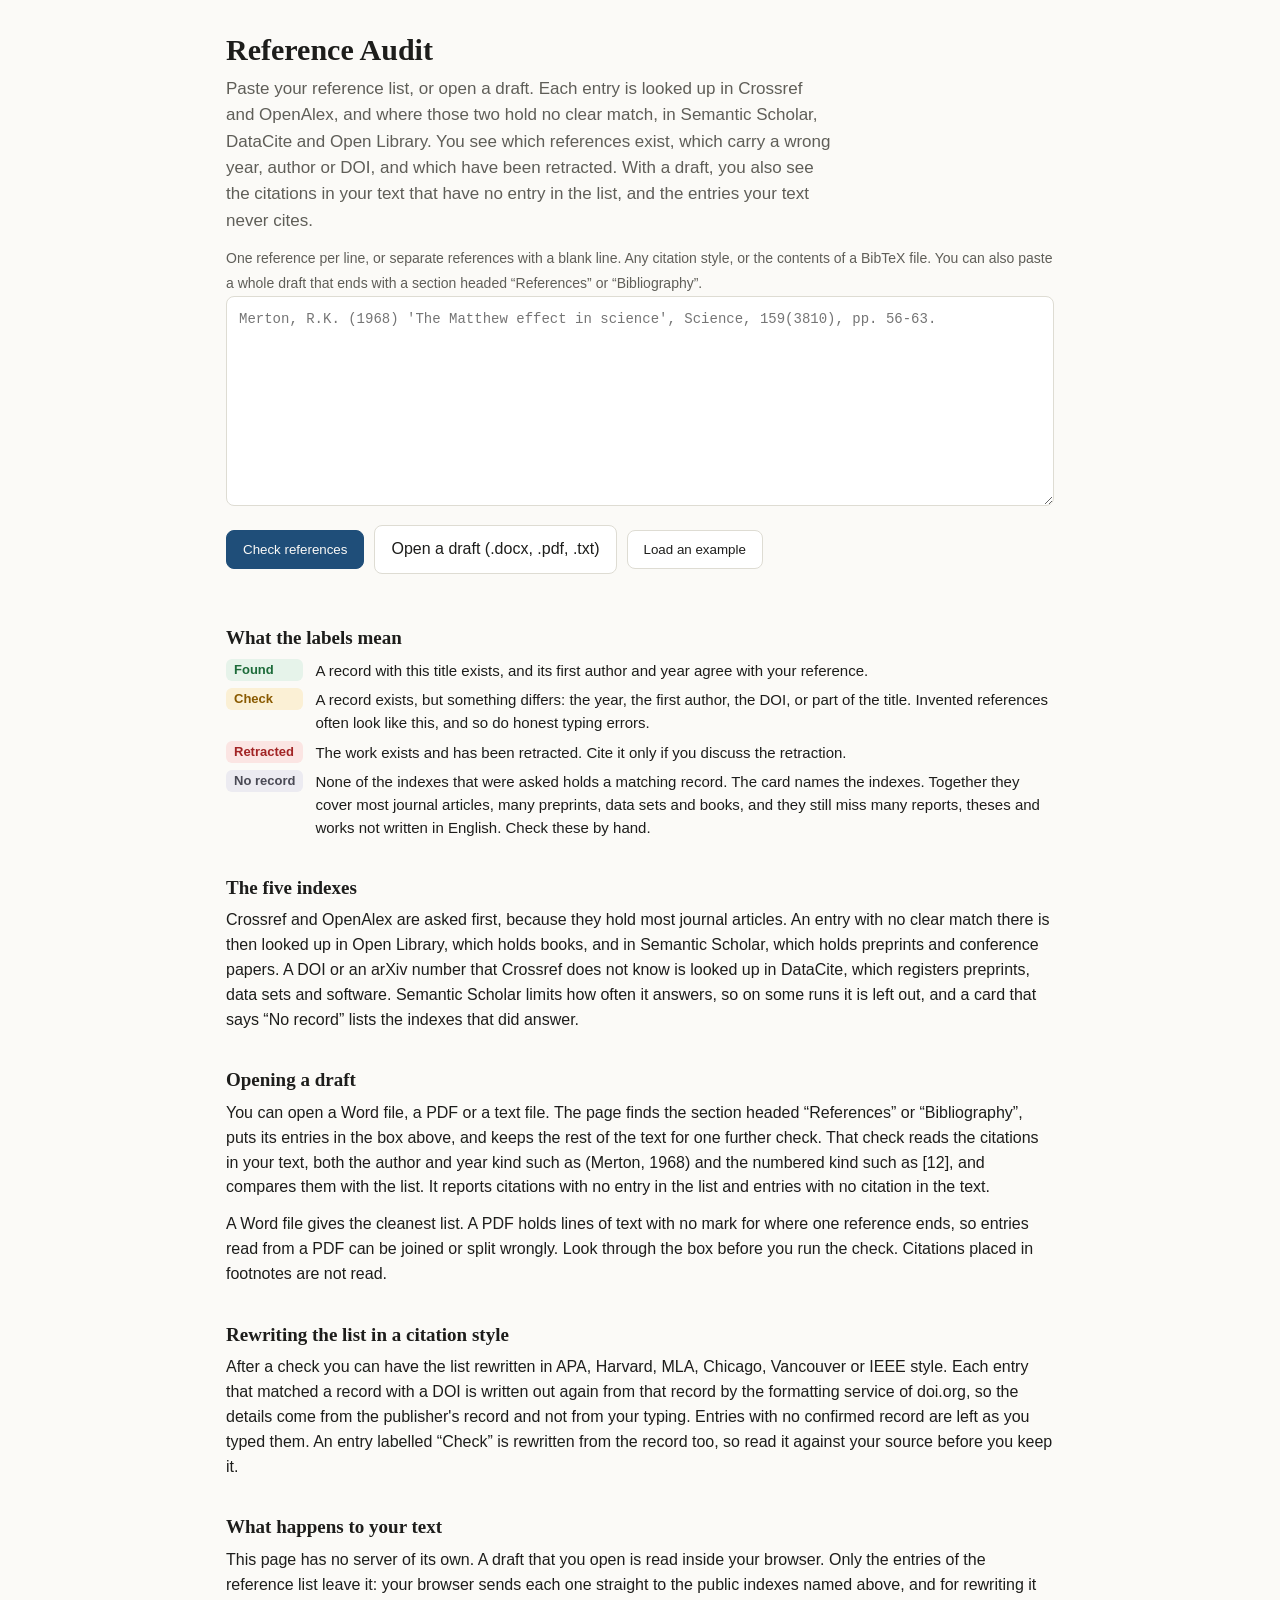
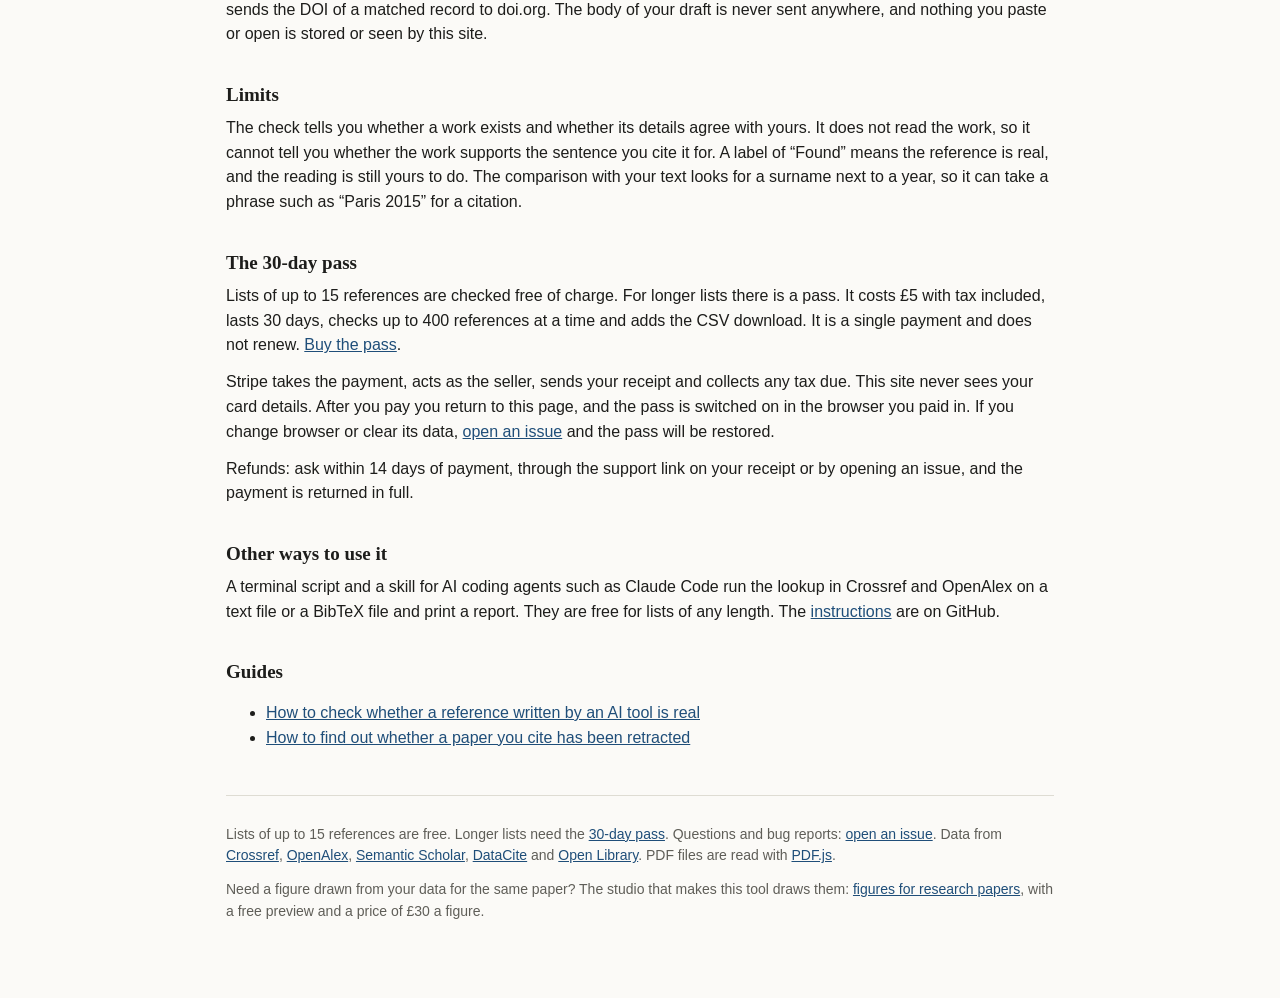
<file: index.html>
<!doctype html>
<html lang="en">
<head>
<meta charset="utf-8">
<meta name="viewport" content="width=device-width,initial-scale=1">
<title>Reference Audit: check that every reference in your list exists</title>
<meta name="description" content="Paste a reference list or open a draft. Reference Audit looks up each entry in five open indexes, tells you which exist, which carry a wrong year, author or DOI, and which are retracted, compares the list with the citations in your text, and rewrites confirmed entries in APA, Harvard, MLA, Chicago, Vancouver or IEEE style.">
<link rel="canonical" href="https://fanzemeng31-arch.github.io/reference-audit/">
<meta property="og:title" content="Reference Audit: check that every reference in your list exists">
<meta property="og:description" content="Paste a reference list or open a draft. Each entry is looked up in five open indexes. You see which references exist, which carry a wrong year, author or DOI, which are retracted, and which citations in your text have no entry in the list.">
<meta property="og:type" content="website">
<meta property="og:url" content="https://fanzemeng31-arch.github.io/reference-audit/">
<script type="application/ld+json">{"@context":"https://schema.org","@type":"WebApplication","name":"Reference Audit","url":"https://fanzemeng31-arch.github.io/reference-audit/","applicationCategory":"EducationalApplication","operatingSystem":"Any","description":"Checks that each reference in a pasted list or an opened draft exists by looking it up in Crossref, OpenAlex, Semantic Scholar, DataCite and Open Library, flags wrong years, authors and DOIs and retracted works, compares the list with the citations in the text, and rewrites confirmed entries in six citation styles.","offers":{"@type":"Offer","price":"0","priceCurrency":"GBP"}}</script>
<style>
:root{--bg:#fbfaf7;--card:#fff;--ink:#1d1d1b;--soft:#5f5e58;--line:#dedcd3;--accent:#1f4e79;--ok:#1d6b3a;--okbg:#e6f3ea;--warn:#8a5a00;--warnbg:#fbf0d5;--bad:#a12424;--badbg:#fbe5e3;--miss:#4a4a55;--missbg:#ecebf1}
@media (prefers-color-scheme:dark){:root{--bg:#16171a;--card:#1f2125;--ink:#ecebe6;--soft:#a9a79f;--line:#34363c;--accent:#8fbcea;--ok:#7fd39b;--okbg:#17301f;--warn:#f0c36a;--warnbg:#3a2e12;--bad:#ff9a92;--badbg:#3d1a18;--miss:#c3c2d0;--missbg:#2a2a33}}
*{box-sizing:border-box}[hidden]{display:none!important}
body{margin:0;background:var(--bg);color:var(--ink);font:16px/1.55 -apple-system,BlinkMacSystemFont,"Segoe UI",Roboto,Helvetica,Arial,sans-serif}
main{max-width:860px;margin:0 auto;padding:32px 16px 64px}
h1{font:600 30px/1.2 Georgia,"Times New Roman",serif;margin:0 0 8px}
h2{font:600 19px/1.3 Georgia,serif;margin:36px 0 8px}
p{margin:0 0 12px}.lede{color:var(--soft);font-size:17px;max-width:64ch}
textarea{width:100%;min-height:210px;padding:12px;border:1px solid var(--line);border-radius:8px;background:var(--card);color:var(--ink);font:14px/1.5 ui-monospace,Menlo,Consolas,monospace;resize:vertical}
.row{display:flex;gap:10px;flex-wrap:wrap;align-items:center;margin:12px 0}
button,.btn,select{font:600 15px/1 inherit;padding:11px 16px;border-radius:8px;border:1px solid var(--line);background:var(--card);color:var(--ink);cursor:pointer;text-decoration:none;display:inline-block}
button.primary,.btn.primary{background:var(--accent);border-color:var(--accent);color:var(--bg)}
button:disabled{opacity:.5;cursor:default}
button:focus-visible,.btn:focus-visible,textarea:focus-visible,select:focus-visible,.vh:focus-visible+label{outline:3px solid var(--accent);outline-offset:2px}
.vh{position:absolute;width:1px;height:1px;opacity:0;overflow:hidden}
.small{font-size:14px;color:var(--soft)}
progress{width:100%;height:8px;margin-top:6px}
.summary{display:flex;gap:8px;flex-wrap:wrap;margin:16px 0}
.chip{border-radius:999px;padding:6px 12px;font-size:14px;font-weight:600;border:1px solid transparent;cursor:pointer}
.chip[aria-pressed=true]{border-color:currentColor}
.ok{color:var(--ok);background:var(--okbg)}.warn{color:var(--warn);background:var(--warnbg)}.retracted{color:var(--bad);background:var(--badbg)}.miss{color:var(--miss);background:var(--missbg)}.error{color:var(--soft);background:var(--missbg)}
.card{background:var(--card);border:1px solid var(--line);border-radius:10px;padding:14px 16px;margin:10px 0}
.card .badge{display:inline-block;border-radius:6px;padding:2px 8px;font-size:13px;font-weight:700;margin-bottom:6px}
.card .ref{margin:0 0 6px;overflow-wrap:anywhere}
.card ul{margin:6px 0 6px 18px;padding:0}.card li{margin:2px 0;overflow-wrap:anywhere}
.card .rec{font-size:14px;color:var(--soft);overflow-wrap:anywhere;margin:6px 0 0}
a{color:var(--accent)}
.banner{border:1px solid var(--line);border-left:4px solid var(--accent);background:var(--card);border-radius:8px;padding:12px 14px;margin:14px 0}
.legend{display:grid;grid-template-columns:auto 1fr;gap:6px 12px;font-size:15px;align-items:start}
.legend span{border-radius:6px;padding:1px 8px;font-size:13px;font-weight:700;white-space:nowrap}
footer{margin-top:44px;padding-top:16px;border-top:1px solid var(--line)}
@media print{.noprint{display:none!important}body{background:#fff}.card{break-inside:avoid}}
</style>
</head>
<body>
<main>
<h1>Reference Audit</h1>
<p class="lede">Paste your reference list, or open a draft. Each entry is looked up in Crossref and OpenAlex, and where those two hold no clear match, in Semantic Scholar, DataCite and Open Library. You see which references exist, which carry a wrong year, author or DOI, and which have been retracted. With a draft, you also see the citations in your text that have no entry in the list, and the entries your text never cites.</p>

<div class="noprint">
<label for="refs" class="small">One reference per line, or separate references with a blank line. Any citation style, or the contents of a BibTeX file. You can also paste a whole draft that ends with a section headed “References” or “Bibliography”.</label>
<textarea id="refs" spellcheck="false" placeholder="Merton, R.K. (1968) 'The Matthew effect in science', Science, 159(3810), pp. 56-63."></textarea>
<div class="row">
  <button class="primary" id="run">Check references</button>
  <input type="file" id="file" class="vh" accept=".docx,.pdf,.txt,.md,.tex,.bib"><label class="btn" for="file">Open a draft (.docx, .pdf, .txt)</label>
  <button id="sample">Load an example</button>
  <button id="csv" hidden>Download CSV</button>
  <button id="print" hidden>Print or save as PDF</button>
</div>
<div class="small" id="count" aria-live="polite"></div>
<div id="progwrap" hidden><progress id="prog" value="0" max="1"></progress><div class="small" id="progtext" aria-live="polite"></div></div>
</div>

<div id="banner"></div>
<div class="summary" id="summary"></div>
<div id="intext"></div>
<div id="results"></div>

<div id="fmtrow" class="row noprint" hidden>
  <label for="style" class="small">Rewrite the confirmed entries in</label>
  <select id="style">
    <option value="apa">APA 7</option>
    <option value="harvard-cite-them-right">Harvard (Cite Them Right)</option>
    <option value="modern-language-association">MLA 9</option>
    <option value="chicago-author-date">Chicago author-date</option>
    <option value="vancouver">Vancouver</option>
    <option value="ieee">IEEE</option>
  </select>
  <button id="fmt">Rewrite the list</button>
  <button id="copy" hidden>Copy</button>
</div>
<p class="small" id="fmtnote" aria-live="polite"></p>
<div id="fmtwrap" hidden><textarea id="fmtout" readonly aria-label="The reference list rewritten in the chosen style"></textarea></div>

<h2>What the labels mean</h2>
<div class="legend">
<span class="ok">Found</span><div>A record with this title exists, and its first author and year agree with your reference.</div>
<span class="warn">Check</span><div>A record exists, but something differs: the year, the first author, the DOI, or part of the title. Invented references often look like this, and so do honest typing errors.</div>
<span class="retracted">Retracted</span><div>The work exists and has been retracted. Cite it only if you discuss the retraction.</div>
<span class="miss">No record</span><div>None of the indexes that were asked holds a matching record. The card names the indexes. Together they cover most journal articles, many preprints, data sets and books, and they still miss many reports, theses and works not written in English. Check these by hand.</div>
</div>

<h2>The five indexes</h2>
<p>Crossref and OpenAlex are asked first, because they hold most journal articles. An entry with no clear match there is then looked up in Open Library, which holds books, and in Semantic Scholar, which holds preprints and conference papers. A DOI or an arXiv number that Crossref does not know is looked up in DataCite, which registers preprints, data sets and software. Semantic Scholar limits how often it answers, so on some runs it is left out, and a card that says “No record” lists the indexes that did answer.</p>

<h2>Opening a draft</h2>
<p>You can open a Word file, a PDF or a text file. The page finds the section headed “References” or “Bibliography”, puts its entries in the box above, and keeps the rest of the text for one further check. That check reads the citations in your text, both the author and year kind such as (Merton, 1968) and the numbered kind such as [12], and compares them with the list. It reports citations with no entry in the list and entries with no citation in the text.</p>
<p>A Word file gives the cleanest list. A PDF holds lines of text with no mark for where one reference ends, so entries read from a PDF can be joined or split wrongly. Look through the box before you run the check. Citations placed in footnotes are not read.</p>

<h2>Rewriting the list in a citation style</h2>
<p>After a check you can have the list rewritten in APA, Harvard, MLA, Chicago, Vancouver or IEEE style. Each entry that matched a record with a DOI is written out again from that record by the formatting service of doi.org, so the details come from the publisher's record and not from your typing. Entries with no confirmed record are left as you typed them. An entry labelled “Check” is rewritten from the record too, so read it against your source before you keep it.</p>

<h2>What happens to your text</h2>
<p>This page has no server of its own. A draft that you open is read inside your browser. Only the entries of the reference list leave it: your browser sends each one straight to the public indexes named above, and for rewriting it sends the DOI of a matched record to doi.org. The body of your draft is never sent anywhere, and nothing you paste or open is stored or seen by this site.</p>

<h2>Limits</h2>
<p>The check tells you whether a work exists and whether its details agree with yours. It does not read the work, so it cannot tell you whether the work supports the sentence you cite it for. A label of “Found” means the reference is real, and the reading is still yours to do. The comparison with your text looks for a surname next to a year, so it can take a phrase such as “Paris 2015” for a citation.</p>

<h2 id="pass">The 30-day pass</h2>
<p>Lists of up to 15 references are checked free of charge. For longer lists there is a pass. It costs £5 with tax included, lasts 30 days, checks up to 400 references at a time and adds the CSV download. It is a single payment and does not renew. <a href="https://buy.stripe.com/8x27sD6hP2gsfWWdZb9oc00">Buy the pass</a>.</p>
<p>Stripe takes the payment, acts as the seller, sends your receipt and collects any tax due. This site never sees your card details. After you pay you return to this page, and the pass is switched on in the browser you paid in. If you change browser or clear its data, <a href="https://github.com/fanzemeng31-arch/reference-audit/issues">open an issue</a> and the pass will be restored.</p>
<p>Refunds: ask within 14 days of payment, through the support link on your receipt or by opening an issue, and the payment is returned in full.</p>

<h2>Other ways to use it</h2>
<p>A terminal script and a skill for AI coding agents such as Claude Code run the lookup in Crossref and OpenAlex on a text file or a BibTeX file and print a report. They are free for lists of any length. The <a href="https://github.com/fanzemeng31-arch/reference-audit#from-the-terminal">instructions</a> are on GitHub.</p>

<h2>Guides</h2>
<ul>
<li><a href="guides/check-ai-references.html">How to check whether a reference written by an AI tool is real</a></li>
<li><a href="guides/retracted-papers.html">How to find out whether a paper you cite has been retracted</a></li>
</ul>

<footer class="small">
<p id="passline"></p>
<p>Lists of up to 15 references are free. Longer lists need the <a href="#pass">30-day pass</a>. Questions and bug reports: <a href="https://github.com/fanzemeng31-arch/reference-audit/issues">open an issue</a>. Data from <a href="https://www.crossref.org/">Crossref</a>, <a href="https://openalex.org/">OpenAlex</a>, <a href="https://www.semanticscholar.org/">Semantic Scholar</a>, <a href="https://datacite.org/">DataCite</a> and <a href="https://openlibrary.org/">Open Library</a>. PDF files are read with <a href="https://mozilla.github.io/pdf.js/">PDF.js</a>.</p>
<p>Need a figure drawn from your data for the same paper? The studio that makes this tool draws them: <a href="https://fanzstudio.org/figures.html">figures for research papers</a>, with a free preview and a price of £30 a figure.</p>
</footer>
</main>

<script>
const CONFIG = Object.assign({ paymentLink: 'https://buy.stripe.com/8x27sD6hP2gsfWWdZb9oc00', price: '£5', freeLimit: 15, passDays: 30, hardCap: 400 }, window.RA_CONFIG || {});
const $ = id => document.getElementById(id);
const sleep = ms => new Promise(r => setTimeout(r, ms));
const esc = s => String(s == null ? '' : s).replace(/[&<>"']/g, c => ({ '&': '&amp;', '<': '&lt;', '>': '&gt;', '"': '&quot;', "'": '&#39;' }[c]));
const PASS_KEY = 'ra_pass_until';
function passActive() { try { return +localStorage.getItem(PASS_KEY) > Date.now(); } catch (e) { return false; } }
(function unlock() {
  const q = new URLSearchParams(location.search);
  if ((q.get('session') || '').startsWith('cs_')) {
    try { localStorage.setItem(PASS_KEY, String(Date.now() + CONFIG.passDays * 864e5)); } catch (e) {}
    history.replaceState(null, '', location.pathname);
  }
})();

const SAMPLE = [
"Merton, R.K. (1968) 'The Matthew effect in science', Science, 159(3810), pp. 56-63.",
"Granovetter, M. (1979) 'The strength of weak ties', American Journal of Sociology, 78(6), pp. 1360-1380.",
"Wakefield, A.J. et al. (1998) 'Ileal-lymphoid-nodular hyperplasia, non-specific colitis, and pervasive developmental disorder in children', The Lancet, 351(9103), pp. 637-641. doi:10.1016/S0140-6736(97)11096-0",
"Hartwell, J. and Osei, K. (2021) 'Algorithmic deference and the erosion of ministerial discretion in trade policy', Journal of Comparative Governance Studies, 14(2), pp. 211-238."
].join('\n');

/* ---------- text handling ---------- */
const norm = s => String(s || '').toLowerCase().normalize('NFKD').replace(/[̀-ͯ]/g, '').replace(/<[^>]+>/g, ' ').replace(/[^a-z0-9\s]/g, ' ').replace(/\s+/g, ' ').trim();
const STOP = new Set('a an the of in on and for to with by from at as is are'.split(' '));
const BOOK = /\b(press|publishers?|publishing|books|routledge|palgrave|springer|wiley|sage|verlag|elsevier|edition|edn)\b/i;
const YEAR = /(?<!\d)(1[5-9]\d\d|20\d\d)(?!\d)/g;
function bibToRefs(text) {
  const out = [];
  for (const chunk of text.split(/^\s*@/m).slice(1)) {
    if (/^(comment|string|preamble)\b/i.test(chunk)) continue;
    const f = {}, re = /(\w+)\s*=\s*(?:\{((?:[^{}]|\{(?:[^{}]|\{[^{}]*\})*\})*)\}|"([^"]*)"|(\d+))/g;
    let m;
    while ((m = re.exec(chunk))) f[m[1].toLowerCase()] = (m[2] || m[3] || m[4] || '').replace(/\\[a-zA-Z]+\s*/g, '').replace(/\\[^a-zA-Z]/g, '').replace(/[{}]/g, '').replace(/\s+/g, ' ').trim();
    if (!f.title) continue;
    const where = f.journal || f.journaltitle || f.booktitle || f.publisher || '';
    out.push((f.author || f.editor || '') + ' (' + (f.year || (f.date || '').slice(0, 4)) + ') ' + f.title + '. ' + (where ? where + '. ' : '') + (f.doi ? 'doi:' + f.doi.replace(/^https?:\/\/(dx\.)?doi\.org\//i, '') : ''));
  }
  return out;
}
const isBib = text => /^\s*@\w+\s*\{/m.test(text);
function splitRefs(text) {
  text = text.replace(/\r/g, '');
  if (isBib(text)) return bibToRefs(text);
  const parts = /\n\s*\n/.test(text.trim()) ? text.split(/\n\s*\n/).map(p => p.replace(/\s*\n\s*/g, ' ')) : text.split('\n');
  return parts.map(s => s.replace(/^\s*(\[\d+\]|\(\d+\)|\d+[.)])\s*/, '').trim()).filter(s => s.length >= 15);
}
function findDoi(s) {
  const m = s.match(/\b10\.\d{4,9}\/[^\s"<>]+/i);
  if (!m) return null;
  let d = m[0].replace(/[.,;]+$/, '');
  while (d.endsWith(')') && d.split('(').length < d.split(')').length) d = d.slice(0, -1);
  return d.replace(/[.,;]+$/, '');
}
function refYears(ref) {
  return [...ref.replace(/10\.\d{4,9}\/\S+/g, ' ').replace(/arxiv[:\s\/]*\d{4}\.\d{4,5}/ig, ' ').matchAll(YEAR)].map(m => +m[1]);
}
function guessTitle(ref) {
  const segs = ref.replace(/https?:\/\/\S+|10\.\d{4,9}\/\S+/g, ' ').split(/(?<=[.?!])\s+|['"‘’“”]/).map(s => s.trim()).filter(s => s.split(/\s+/).length >= 3);
  return segs.sort((a, b) => b.length - a.length)[0] || ref.slice(0, 200);
}
function firstSurname(ref) {
  const head = ref.split(/[,(]/)[0].trim().split(/\s+/).filter(w => !/^(\p{Lu}\.?){1,3}$/u.test(w));
  const w = head[head.length - 1] || '';
  return /^[\p{L}'’\-]{2,}$/u.test(w) ? norm(w) : '';
}
function titleScore(ref, title) {
  const r = norm(ref), t = norm(title);
  if (!t) return 0;
  const tt = t.split(' ');
  if ((' ' + r + ' ').includes(' ' + t + ' ')) return tt.length >= 3 ? 1 : 0.8;
  const rs = new Set(r.split(' '));
  const content = tt.filter(w => !STOP.has(w));
  if (!content.length) return 0;
  const cov = content.filter(w => rs.has(w)).length / content.length;
  let hit = 0;
  for (let i = 0; i < tt.length - 1; i++) if (r.includes(tt[i] + ' ' + tt[i + 1])) hit++;
  const big = tt.length > 1 ? hit / (tt.length - 1) : cov;
  return 0.5 * cov + 0.5 * big;
}

/* ---------- lookups ---------- */
async function getJson(url, tries = 3) {
  for (let i = 0; i < tries; i++) {
    let r;
    try { r = await fetch(url); } catch (e) { await sleep(800 * (i + 1)); continue; }
    if (r.status === 404) return null;
    if (r.status === 429 || r.status >= 500) { await sleep(1500 * (i + 1)); continue; }
    if (!r.ok) return undefined;
    try { return await r.json(); } catch (e) { return undefined; }
  }
  return undefined;
}
const CR = 'https://api.crossref.org/works';
const SEL = 'DOI,title,subtitle,author,issued,published-print,published-online,container-title,type,updated-by';
const yr = d => d && d['date-parts'] && d['date-parts'][0] && d['date-parts'][0][0];
const lastWord = s => String(s || '').trim().split(/\s+/).pop();
function crRec(it) {
  const title = (it.title || [])[0] || '', sub = (it.subtitle || [])[0] || '';
  return { src: 'Crossref', doi: it.DOI || null, title, full: sub ? title + ' ' + sub : title,
    years: [...new Set([yr(it.issued), yr(it['published-print']), yr(it['published-online'])].filter(Boolean))],
    authors: (it.author || []).map(a => a.family || a.name).filter(Boolean),
    journal: (it['container-title'] || [])[0] || '', retracted: (it['updated-by'] || []).some(u => u.type === 'retraction') || /^retracted\b/i.test(title) };
}
function oaRec(w) {
  return { src: 'OpenAlex', doi: w.doi ? w.doi.replace(/^https?:\/\/doi\.org\//i, '') : null, title: w.title || '', full: w.title || '',
    years: w.publication_year ? [w.publication_year] : [],
    authors: (w.authorships || []).map(a => lastWord(a.author && a.author.display_name)).filter(Boolean),
    journal: (w.primary_location && w.primary_location.source && w.primary_location.source.display_name) || '', retracted: !!w.is_retracted };
}
function dcRec(a) {
  const title = ((a.titles || [])[0] || {}).title || '';
  return { src: 'DataCite', doi: a.doi || null, title, full: title, years: a.publicationYear ? [+a.publicationYear] : [],
    authors: (a.creators || []).map(c => c.familyName || lastWord((c.name || '').split(',')[0])).filter(Boolean),
    journal: (a.container && a.container.title) || '', retracted: false };
}
function s2Rec(p) {
  const x = p.externalIds || {};
  return { src: 'Semantic Scholar', doi: x.DOI || (x.ArXiv ? '10.48550/arXiv.' + x.ArXiv : null), url: p.url || null, title: p.title || '', full: p.title || '',
    years: p.year ? [p.year] : [], authors: (p.authors || []).map(a => lastWord(a.name)).filter(Boolean), journal: p.venue || '', retracted: false };
}
function olRec(d) {
  return { src: 'Open Library', doi: null, url: 'https://openlibrary.org' + d.key, title: d.title || '', full: d.subtitle ? d.title + ' ' + d.subtitle : (d.title || ''),
    years: d.first_publish_year ? [d.first_publish_year] : [], authors: (d.author_name || []).map(lastWord).filter(Boolean), journal: '', retracted: false, soft: true };
}
async function crByDoi(doi) { const j = await getJson(CR + '/' + encodeURIComponent(doi)); return j === null ? null : (j && j.message ? crRec(j.message) : undefined); }
async function dcByDoi(doi) { const j = await getJson('https://api.datacite.org/dois/' + encodeURIComponent(doi), 2); return j === null ? null : (j && j.data ? dcRec(j.data.attributes) : undefined); }
async function crSearch(ref) {
  const q = ref.replace(/https?:\/\/\S+/g, ' ').slice(0, 400);
  const j = await getJson(CR + '?query.bibliographic=' + encodeURIComponent(q) + '&rows=5&select=' + SEL);
  return j && j.message ? j.message.items.map(crRec) : undefined;
}
async function oaSearch(ref) {
  const j = await getJson('https://api.openalex.org/works?search=' + encodeURIComponent(guessTitle(ref).slice(0, 200)) + '&per-page=5&select=id,doi,title,publication_year,authorships,primary_location,is_retracted', 1);
  return j && j.results ? j.results.map(oaRec) : undefined;
}
let S2_OFF = false;
async function s2Search(ref) {
  const q = norm(guessTitle(ref)).slice(0, 200);
  if (S2_OFF || !q) return undefined;
  let r;
  try { r = await fetch('https://api.semanticscholar.org/graph/v1/paper/search?query=' + encodeURIComponent(q) + '&limit=5&fields=title,year,authors,venue,externalIds,url'); } catch (e) { S2_OFF = true; return undefined; }
  if (r.status === 429 || r.status >= 500) { S2_OFF = true; return undefined; }
  if (!r.ok) return undefined;
  try { return ((await r.json()).data || []).map(s2Rec); } catch (e) { return undefined; }
}
async function olSearch(ref) {
  const t = norm(guessTitle(ref).replace(/\(?(1[5-9]|20)\d\d[a-z]?\)?/g, ' ').split(/[:.?!]/)[0]);
  if (t.split(' ').length < 1 || !t) return undefined;
  const a = firstSurname(ref);
  const j = await getJson('https://openlibrary.org/search.json?title=' + encodeURIComponent(t) + (a ? '&author=' + encodeURIComponent(a) : '') + '&limit=5&fields=key,title,subtitle,author_name,first_publish_year', 3);
  return j && j.docs ? j.docs.map(olRec) : undefined;
}

/* ---------- judging one reference ---------- */
function weigh(ref, rec) {
  const r = ' ' + norm(ref) + ' ';
  const has = a => r.includes(' ' + norm(a) + ' ');
  const ys = refYears(ref);
  let year = 'none';
  if (ys.length && rec.years.length) year = rec.years.some(y => ys.includes(y)) ? 'match' : rec.years.some(y => ys.some(x => Math.abs(x - y) === 1)) ? 'near' : 'mismatch';
  const first = rec.authors.length ? has(rec.authors[0]) : null;
  let score = Math.max(titleScore(ref, rec.title), titleScore(ref, rec.full));
  if (score === 0.8 && first) score = 0.9;
  return { rec, score, year, first, rank: score + (first ? 0.15 : 0) + (year === 'match' ? 0.05 : 0) };
}
const pick = (ref, recs) => recs.map(x => weigh(ref, x)).sort((a, b) => b.rank - a.rank)[0] || null;

async function audit(ref) {
  const out = { ref, verdict: 'miss', rec: null, score: 0, issues: [], notes: [], asked: [] };
  const ask = name => { if (!out.asked.includes(name)) out.asked.push(name); };
  let doi = findDoi(ref);
  const ax = !doi && ref.match(/arxiv[:\s\/]*(\d{4}\.\d{4,5})/i);
  if (ax) doi = '10.48550/arXiv.' + ax[1];
  let best = null, failed = false, doiWrong = false;
  if (doi) {
    let d = null;
    if (!ax) { ask('Crossref'); d = await crByDoi(doi); }
    if (d === null) {
      ask('DataCite'); d = await dcByDoi(doi);
      if (d === null) out.notes.push(ax ? 'The arXiv number in this reference is not registered with DataCite.' : 'The DOI in this reference is not registered with Crossref or DataCite.');
    }
    if (d === undefined) failed = true;
    else if (d) {
      const w = weigh(ref, d);
      if (w.score >= 0.6) best = w; else { doiWrong = true; out.issues.push('The ' + (ax ? 'arXiv number' : 'DOI') + ' in this reference belongs to a different work: “' + d.title + '”.'); }
    }
  }
  const weak = () => !best || best.score < 0.85 || best.first === false || best.year === 'mismatch';
  const take = recs => { if (recs && recs.length) { const b = pick(ref, recs); if (b && (!best || b.rank > best.rank)) best = b; } };
  if (!best) { ask('Crossref'); const c = await crSearch(ref); if (c === undefined) failed = true; else take(c); }
  if (weak()) { const o = await oaSearch(ref); if (o) { ask('OpenAlex'); take(o); } }
  if (weak()) {
    const book = BOOK.test(ref);
    if (book) { const o = await olSearch(ref); if (o) { ask('Open Library'); take(o); } }
    if (weak()) { const s = await s2Search(ref); if (s) { ask('Semantic Scholar'); take(s); } }
    if (weak() && !book) { const o = await olSearch(ref); if (o) { ask('Open Library'); take(o); } }
  }
  if (best && best.score >= 0.85 && best.first === false && best.rec.journal && BOOK.test(ref)) {
    out.notes.push('The closest record is an item in ' + best.rec.journal + ' that carries the same title. It may be a review of this book.');
    return out;
  }
  if (!best || best.score < 0.6) {
    out.verdict = failed ? 'error' : (out.issues.length ? 'warn' : 'miss');
    if (failed) out.notes.push('The lookup did not complete. Run the check again in a minute.');
    return out;
  }
  const rec = out.rec = best.rec; out.score = best.score;
  const mine = [...new Set(refYears(ref))].join(', ');
  if (best.score < 0.85) out.issues.push('The closest record has a different title: “' + rec.title + '”.');
  else {
    if (best.first === false) out.issues.push('The record gives ' + rec.authors[0] + ' as first author, a name that does not appear in your reference.');
    if (best.year === 'mismatch' && rec.soft) out.notes.push('Open Library gives ' + rec.years.join(' or ') + ' as the year of first publication; your reference gives ' + mine + ', which may be a later edition.');
    else if (best.year === 'mismatch') out.issues.push('The record gives the year ' + rec.years.join(' or ') + '; your reference gives ' + mine + '.');
    if (best.year === 'near') out.notes.push('The record gives the year ' + rec.years.join(' or ') + ', one year away from yours. Online and print years often differ by one.');
    if (doi && !ax && !doiWrong && rec.doi && doi.toLowerCase() !== rec.doi.toLowerCase()) out.issues.push('The DOI in your reference differs from the DOI of the record.');
    if (rec.journal && !norm(ref).includes(norm(rec.journal))) out.notes.push('The record names the journal or publisher series as ' + rec.journal + '.');
    if (rec.retracted) { out.verdict = 'retracted'; out.issues.unshift('This work has been retracted.'); return out; }
  }
  out.verdict = out.issues.length ? 'warn' : 'ok';
  return out;
}

/* ---------- reading a draft ---------- */
let DRAFT = null;
const HEAD = /^\s*(?:\d+\.?\s*)?(references|reference list|references cited|bibliography|works cited|literature cited|参考文献)\s*:?\s*$/i;
const TAIL = /^\s*(?:\d+\.?\s*)?(appendix|appendices|supplementary|supporting information|acknowledge?ments?|endnotes|notes)\b/i;
function splitDraft(text) {
  const lines = text.replace(/\r/g, '').split('\n');
  let h = -1;
  for (let i = lines.length - 1; i >= 0; i--) if (HEAD.test(lines[i])) { h = i; break; }
  if (h < 0) return null;
  let end = lines.length;
  for (let i = h + 3; i < lines.length; i++) if (lines[i].trim().length < 40 && TAIL.test(lines[i])) { end = i; break; }
  return { body: lines.slice(0, h).join('\n'), refs: lines.slice(h + 1, end) };
}
function joinRefs(lines) {
  const NUM = /^\s*(\[\d+\]|\d{1,3}[.)])\s+/;
  const numbered = lines.filter(l => NUM.test(l)).length >= 3;
  const START = /^(\p{Lu}[\p{L}'’\-]+(\s+[\p{L}'’\-]+){0,2},\s*\p{Lu}|\p{Lu}[\p{L}'’\-]+\s+\p{Lu}{1,3}[,.]|.{2,60}\(((1[5-9]|20)\d\d[a-z]?|n\.d\.)\))/u;
  const done = s => /(1[5-9]|20)\d\d/.test(s) && /[.)\]]$|10\.\d{4,9}\/\S+$|https?:\/\/\S+$|\d{4}\.\d{4,5}$/.test(s);
  const out = [];
  let cur = '';
  for (const raw of lines) {
    const l = raw.trim();
    if (!l) continue;
    if (!cur) { cur = l; continue; }
    if (numbered ? NUM.test(l) : (START.test(l) && done(cur))) { out.push(cur); cur = l; }
    else cur = cur.endsWith('-') && /^\p{Ll}/u.test(l) ? cur.slice(0, -1) + l : cur + ' ' + l;
  }
  if (cur) out.push(cur);
  return out;
}
async function unzipEntry(buf, name) {
  const dv = new DataView(buf), u8 = new Uint8Array(buf);
  let e = buf.byteLength - 22;
  while (e >= 0 && dv.getUint32(e, true) !== 0x06054b50) e--;
  if (e < 0) throw new Error('not a zip file');
  let p = dv.getUint32(e + 16, true);
  for (let i = 0, n = dv.getUint16(e + 10, true); i < n; i++) {
    const method = dv.getUint16(p + 10, true), size = dv.getUint32(p + 20, true), nl = dv.getUint16(p + 28, true), xl = dv.getUint16(p + 30, true), cl = dv.getUint16(p + 32, true), off = dv.getUint32(p + 42, true);
    if (new TextDecoder().decode(u8.subarray(p + 46, p + 46 + nl)) === name) {
      const start = off + 30 + dv.getUint16(off + 26, true) + dv.getUint16(off + 28, true), data = u8.slice(start, start + size);
      if (method === 0) return new TextDecoder().decode(data);
      return await new Response(new Blob([data]).stream().pipeThrough(new DecompressionStream('deflate-raw'))).text();
    }
    p += 46 + nl + xl + cl;
  }
  throw new Error('no ' + name);
}
function docxText(xml) {
  const ent = { amp: '&', lt: '<', gt: '>', quot: '"', apos: "'" };
  return xml.split('</w:p>').map(p => [...p.matchAll(/<w:t(?:\s[^>]*)?>([^<]*)<\/w:t>|<w:(tab|br)\b[^>]*\/>/g)].map(m => m[2] ? ' ' : m[1]).join('')
    .replace(/&(amp|lt|gt|quot|apos);/g, (_, k) => ent[k]).replace(/&#(\d+);/g, (_, n) => String.fromCodePoint(+n))).join('\n');
}
async function pdfText(buf) {
  const pdfjs = await import('./vendor/pdfjs/pdf.min.mjs');
  pdfjs.GlobalWorkerOptions.workerSrc = new URL('vendor/pdfjs/pdf.worker.min.mjs', location.href).href;
  const doc = await pdfjs.getDocument({ data: buf }).promise, lines = [];
  for (let p = 1; p <= doc.numPages; p++) {
    const tc = await (await doc.getPage(p)).getTextContent();
    let line = '', y = null;
    for (const it of tc.items) {
      if (!('str' in it)) continue;
      const iy = it.transform[5];
      if (y !== null && Math.abs(iy - y) > 2 && line) { lines.push(line); line = ''; }
      line += it.str; y = iy;
      if (it.hasEOL) { lines.push(line); line = ''; y = null; }
    }
    if (line) lines.push(line);
  }
  return lines.map(l => l.trim()).filter(l => l && !/^\d{1,4}$/.test(l)).join('\n');
}
async function openFile(f) {
  const ext = f.name.split('.').pop().toLowerCase();
  DRAFT = null; $('count').textContent = 'Reading ' + f.name + ' …';
  try {
    let text, kind = 'text';
    if (ext === 'docx') { text = docxText(await unzipEntry(await f.arrayBuffer(), 'word/document.xml')); kind = 'docx'; }
    else if (ext === 'pdf') { text = await pdfText(await f.arrayBuffer()); kind = 'pdf'; }
    else text = await f.text();
    const d = ext === 'bib' ? null : splitDraft(text);
    if (!d) {
      if (kind === 'text') { $('refs').value = text; showCount(); }
      else $('count').textContent = 'No heading such as “References” or “Bibliography” was found in ' + f.name + '. Paste the reference list into the box.';
      return;
    }
    const entries = kind === 'pdf' ? joinRefs(d.refs) : d.refs.map(l => l.trim()).filter(Boolean);
    $('refs').value = entries.join('\n');
    DRAFT = { name: f.name, body: d.body };
    $('count').textContent = 'Read ' + splitRefs($('refs').value).length + ' references from ' + f.name + '. Look through the list in the box before you run the check.';
  } catch (e) {
    $('count').textContent = 'Could not read ' + f.name + '. Paste the reference list into the box.';
  }
}
function parseInput() {
  const text = $('refs').value, d = isBib(text) ? null : splitDraft(text);
  if (d && d.body.trim().length > 400) return { refs: splitRefs(d.refs.join('\n')), body: d.body, name: 'the pasted text' };
  return { refs: splitRefs(text), body: DRAFT ? DRAFT.body : '', name: DRAFT ? DRAFT.name : '' };
}

/* ---------- comparing the list with the citations in the text ---------- */
const NOTNAME = new Set('In On At By Since During Until From After Before Between Around Circa About Over Under Through Throughout Early Late Mid January February March April May June July August September October November December Table Figure Fig Chapter Section Volume Vol No Act Law Article Summer Winter Spring Autumn Fall See Cf The And However Moreover Furthermore Thus Therefore Similarly Also While Although As For But Yet This That These Those Here Both Following According Unlike Like Whereas Indeed Instead'.split(' '));
function crossCheck(body, refs) {
  const R = refs.map(r => ({ n: ' ' + norm(r) + ' ', years: new Set(refYears(r)), first: firstSurname(r) }));
  const nums = new Set();
  let groups = 0;
  for (const m of body.matchAll(/\[(\d{1,3}(?:\s*[-–,]\s*\d{1,3})*)\]/g)) {
    groups++;
    for (const part of m[1].split(',')) { const [a, b] = part.split(/[-–]/).map(x => +x.trim()); for (let k = a; k <= (b || a) && k < a + 200; k++) nums.add(k); }
  }
  const cites = [];
  const re = /((?:\p{Lu}[\p{L}'’\-]+(?:,\s+(?:and\s+|&\s+)?|\s+(?:and|&)\s+))*\p{Lu}[\p{L}'’\-]+)(?:\s+et\s+al\.?)?,?\s*\(?((?:1[5-9]|20)\d\d[a-z]?(?:\s*[,;]\s*(?:1[5-9]|20)\d\d[a-z]?)*)(?!\d)/gu;
  for (const m of body.matchAll(re)) {
    const names = m[1].split(/,\s+|\s+(?:and|&)\s+/).map(s => s.replace(/^(and|&)\s+/, '').replace(/['’]s$/, '')).filter(w => w && !NOTNAME.has(w));
    if (!names.length) continue;
    for (const y of m[2].match(/(1[5-9]|20)\d\d/g)) cites.push({ names: names.map(norm), year: +y, label: names.join(', ') + ' ' + y });
  }
  if (groups >= 3 && groups > cites.length) {
    return { mode: 'numbered', n: groups,
      missing: [...nums].filter(k => k < 1 || k > refs.length).sort((a, b) => a - b).map(k => 'Citation [' + k + ']: the list has ' + refs.length + ' entries.'),
      uncited: refs.map((r, i) => nums.has(i + 1) ? null : 'Entry ' + (i + 1) + ': ' + r.slice(0, 110)).filter(Boolean) };
  }
  const missing = [...new Set(cites.filter(c => !R.some(r => r.years.has(c.year) && c.names.some(nm => r.n.includes(' ' + nm + ' ')))).map(c => c.label))];
  const uncited = refs.filter((r, i) => R[i].first && R[i].years.size && !cites.some(c => R[i].years.has(c.year) && c.names.includes(R[i].first))).map(r => r.slice(0, 110));
  return { mode: 'author and year', n: cites.length, missing, uncited };
}
function intextCard(x, name, total) {
  const list = a => '<ul>' + a.map(s => '<li>' + esc(s) + '</li>').join('') + '</ul>';
  let h = '<div class="card"><span class="badge miss">Citations in the text</span>';
  if (!x.n) return h + '<p class="ref">No author and year citations such as (Merton, 1968) and no numbered citations such as [12] were found in ' + esc(name) + ', so the list could not be compared with the text. Citations placed in footnotes are not read.</p></div>';
  h += '<p class="ref">' + x.n + ' ' + esc(x.mode) + ' citation' + (x.n > 1 ? 's' : '') + ' in ' + esc(name) + ' were compared with the ' + total + ' entries of the list.</p>';
  h += x.missing.length ? '<p class="ref"><strong>Cited in the text, with no entry in the list (' + x.missing.length + '):</strong></p>' + list(x.missing) : '<p class="ref">Every citation found in the text has an entry in the list.</p>';
  h += x.uncited.length ? '<p class="ref"><strong>In the list, with no citation found in the text (' + x.uncited.length + '):</strong></p>' + list(x.uncited) : '<p class="ref">Every entry in the list is cited in the text.</p>';
  return h + '<p class="small">This comparison happens in your browser. The text of your draft is not sent anywhere.</p></div>';
}

/* ---------- rewriting the list in a citation style ---------- */
async function formatOne(doi, style) {
  try {
    const r = await fetch('https://doi.org/' + doi.split('/').map(encodeURIComponent).join('/'), { headers: { Accept: 'text/x-bibliography; style=' + style } });
    if (!r.ok) return null;
    const d = document.createElement('textarea');
    d.innerHTML = (await r.text()).replace(/<[^>]+>/g, '');
    return d.value.replace(/\s*Edited by ,/g, '').replace(/^\s*(\[\d+\]|\d+\.)\s*/, '').replace(/\s+/g, ' ').trim() || null;
  } catch (e) { return null; }
}
async function formatAll() {
  const sel = $('style'), style = sel.value, name = sel.options[sel.selectedIndex].text, n = RESULTS.length, lines = [];
  let kept = 0;
  $('fmt').disabled = true;
  for (let i = 0; i < n; i++) {
    const o = RESULTS[i];
    let t = null;
    if (o.rec && o.rec.doi && (o.verdict === 'ok' || (o.verdict === 'warn' && o.score >= 0.85))) {
      $('fmtnote').textContent = 'Rewriting ' + (i + 1) + ' of ' + n + ' …';
      t = await formatOne(o.rec.doi, style); await sleep(120);
    }
    if (t) lines.push(t); else { kept++; lines.push(o.ref); }
  }
  $('fmtout').value = lines.join('\n\n'); $('fmtwrap').hidden = false; $('copy').hidden = false; $('fmt').disabled = false;
  $('fmtnote').textContent = (n - kept) + ' of ' + n + ' entries were rewritten in ' + name + ' style from the matched record.' + (kept === 1 ? ' 1 was left as you typed it, because it has no confirmed record with a DOI.' : kept ? ' ' + kept + ' were left as you typed them, because they have no confirmed record with a DOI.' : '') + ' Read any entry labelled Check against your source before you keep it.';
  document.body.dataset.fmt = '1';
}

/* ---------- page ---------- */
const LABEL = { ok: 'Found', warn: 'Check', retracted: 'Retracted', miss: 'No record', error: 'Lookup failed' };
let RESULTS = [], FILTER = null;
const orList = a => a.length > 1 ? a.slice(0, -1).join(', ') + ' or ' + a[a.length - 1] : (a[0] || 'the indexes');
function missText(o) {
  const head = 'No matching record in ' + orList(o.asked) + '. ';
  if (/[Ѐ-ӿ֐-ۿ฀-๿぀-ヿ一-鿿가-힯]/.test(o.ref)) return head + 'This reference is not written in Latin script, and these indexes hold few such works, so the missing record tells you little. Check it in the index for its own language, such as CNKI for Chinese journals.';
  if (BOOK.test(o.ref) || /\b(working paper|report|thesis|dissertation)\b/i.test(o.ref)) return head + 'This looks like a book, report or thesis, which these indexes often miss. Check it in a library catalogue.';
  return head + 'If this is a journal article, treat it as doubtful until you have found it yourself.';
}
function card(o, i) {
  const r = o.rec;
  const link = r ? (r.doi ? '. <a href="https://doi.org/' + esc(encodeURI(r.doi)) + '" rel="noopener" target="_blank">' + esc(r.doi) + '</a>' : (r.url ? '. <a href="' + esc(r.url) + '" rel="noopener" target="_blank">View the record</a>' : '')) : '';
  const recLine = r ? '<p class="rec">Record in ' + esc(r.src) + ': ' + esc(r.authors.slice(0, 3).join(', ') + (r.authors.length > 3 ? ' et al.' : '')) + ' (' + esc(r.years.length ? Math.min(...r.years) : 'no year') + ') ' + esc(r.title) + (r.journal ? '. ' + esc(r.journal) : '') + link + '</p>' : '';
  const miss = o.verdict === 'miss' ? '<ul><li>' + esc(missText(o)) + '</li></ul>' : '';
  const list = a => a.length ? '<ul>' + a.map(x => '<li>' + esc(x) + '</li>').join('') + '</ul>' : '';
  return '<div class="card" data-v="' + o.verdict + '"><span class="badge ' + o.verdict + '">' + (i + 1) + '. ' + LABEL[o.verdict] + '</span><p class="ref">' + esc(o.ref) + '</p>' + list(o.issues) + miss + (o.notes.length ? '<div class="small">' + list(o.notes) + '</div>' : '') + recLine + '</div>';
}
function render() {
  const n = v => RESULTS.filter(o => o.verdict === v).length;
  $('summary').innerHTML = RESULTS.length ? ['ok', 'warn', 'retracted', 'miss', 'error'].filter(v => n(v)).map(v => '<button class="chip ' + v + '" data-f="' + v + '" aria-pressed="' + (FILTER === v) + '">' + n(v) + ' ' + LABEL[v] + '</button>').join('') : '';
  $('results').innerHTML = RESULTS.map((o, i) => (!FILTER || o.verdict === FILTER) ? card(o, i) : '').join('');
}
function banner(total, done) {
  const b = $('banner');
  if (total <= done) { b.innerHTML = ''; return; }
  b.innerHTML = '<div class="banner noprint"><strong>Checked the first ' + done + ' of ' + total + ' references.</strong> A ' + CONFIG.passDays + '-day pass (' + esc(CONFIG.price) + ', one payment, no subscription) checks up to ' + CONFIG.hardCap + ' references at a time and adds the CSV download. <a class="btn primary" style="margin-left:6px" href="' + esc(CONFIG.paymentLink) + '">Buy the pass</a></div>';
}
function showCount() { const n = parseInput().refs.length; $('count').textContent = n ? n + ' reference' + (n > 1 ? 's' : '') : ''; }
async function run() {
  const inp = parseInput(), all = inp.refs;
  if (!all.length) { $('count').textContent = 'Paste at least one reference first.'; return; }
  const selling = !!CONFIG.paymentLink, pass = passActive();
  const refs = all.slice(0, selling && !pass ? CONFIG.freeLimit : CONFIG.hardCap);
  RESULTS = new Array(refs.length); FILTER = null; S2_OFF = false;
  delete document.body.dataset.done; delete document.body.dataset.fmt;
  $('run').disabled = true; $('progwrap').hidden = false; $('prog').max = refs.length; $('prog').value = 0;
  $('results').innerHTML = ''; $('summary').innerHTML = ''; $('banner').innerHTML = ''; $('intext').innerHTML = '';
  $('fmtrow').hidden = true; $('fmtwrap').hidden = true; $('copy').hidden = true; $('fmtnote').textContent = '';
  let next = 0, done = 0;
  const worker = async () => {
    while (next < refs.length) {
      const i = next++;
      try { RESULTS[i] = await audit(refs[i]); } catch (e) { RESULTS[i] = { ref: refs[i], verdict: 'error', rec: null, score: 0, issues: [], notes: ['The lookup did not complete. Run the check again in a minute.'], asked: [] }; }
      done++; $('prog').value = done; $('progtext').textContent = 'Checked ' + done + ' of ' + refs.length;
      await sleep(250);
    }
  };
  await Promise.all([worker(), worker(), worker()]);
  render(); banner(all.length, refs.length);
  if (inp.body.trim().length > 200) $('intext').innerHTML = intextCard(crossCheck(inp.body, all), inp.name, all.length);
  $('run').disabled = false; $('progtext').textContent = 'Done. ' + refs.length + ' references checked.';
  $('print').hidden = false; $('csv').hidden = selling && !pass;
  $('fmtrow').hidden = !RESULTS.some(o => o.rec && o.rec.doi);
  document.body.dataset.done = '1';
}
function csv() {
  const q = s => '"' + String(s == null ? '' : s).replace(/"/g, '""') + '"';
  const rows = [['no', 'label', 'reference', 'problems', 'notes', 'record_title', 'record_authors', 'record_year', 'record_doi', 'source']].concat(RESULTS.map((o, i) => [i + 1, LABEL[o.verdict], o.ref, o.issues.join(' | '), o.notes.join(' | '), o.rec ? o.rec.title : '', o.rec ? o.rec.authors.join('; ') : '', o.rec ? o.rec.years.join('/') : '', o.rec ? o.rec.doi : '', o.rec ? o.rec.src : '']));
  const a = document.createElement('a');
  a.href = URL.createObjectURL(new Blob(['﻿' + rows.map(r => r.map(q).join(',')).join('\r\n')], { type: 'text/csv' }));
  a.download = 'reference-audit.csv'; a.click();
}
$('run').onclick = run;
$('sample').onclick = () => { DRAFT = null; $('refs').value = SAMPLE; $('count').textContent = ''; };
$('csv').onclick = csv;
$('print').onclick = () => window.print();
$('fmt').onclick = formatAll;
$('copy').onclick = async () => { try { await navigator.clipboard.writeText($('fmtout').value); $('copy').textContent = 'Copied'; } catch (e) { $('fmtout').select(); } };
$('file').onchange = async e => { const f = e.target.files[0]; if (f) await openFile(f); e.target.value = ''; };
$('summary').onclick = e => { const f = e.target.dataset && e.target.dataset.f; if (f) { FILTER = FILTER === f ? null : f; render(); } };
$('refs').oninput = () => { if (!$('refs').value.trim()) DRAFT = null; showCount(); };
if (passActive()) $('passline').textContent = 'Your pass is active on this browser until ' + new Date(+localStorage.getItem(PASS_KEY)).toLocaleDateString() + '.';
</script>
</body>
</html>
</file>
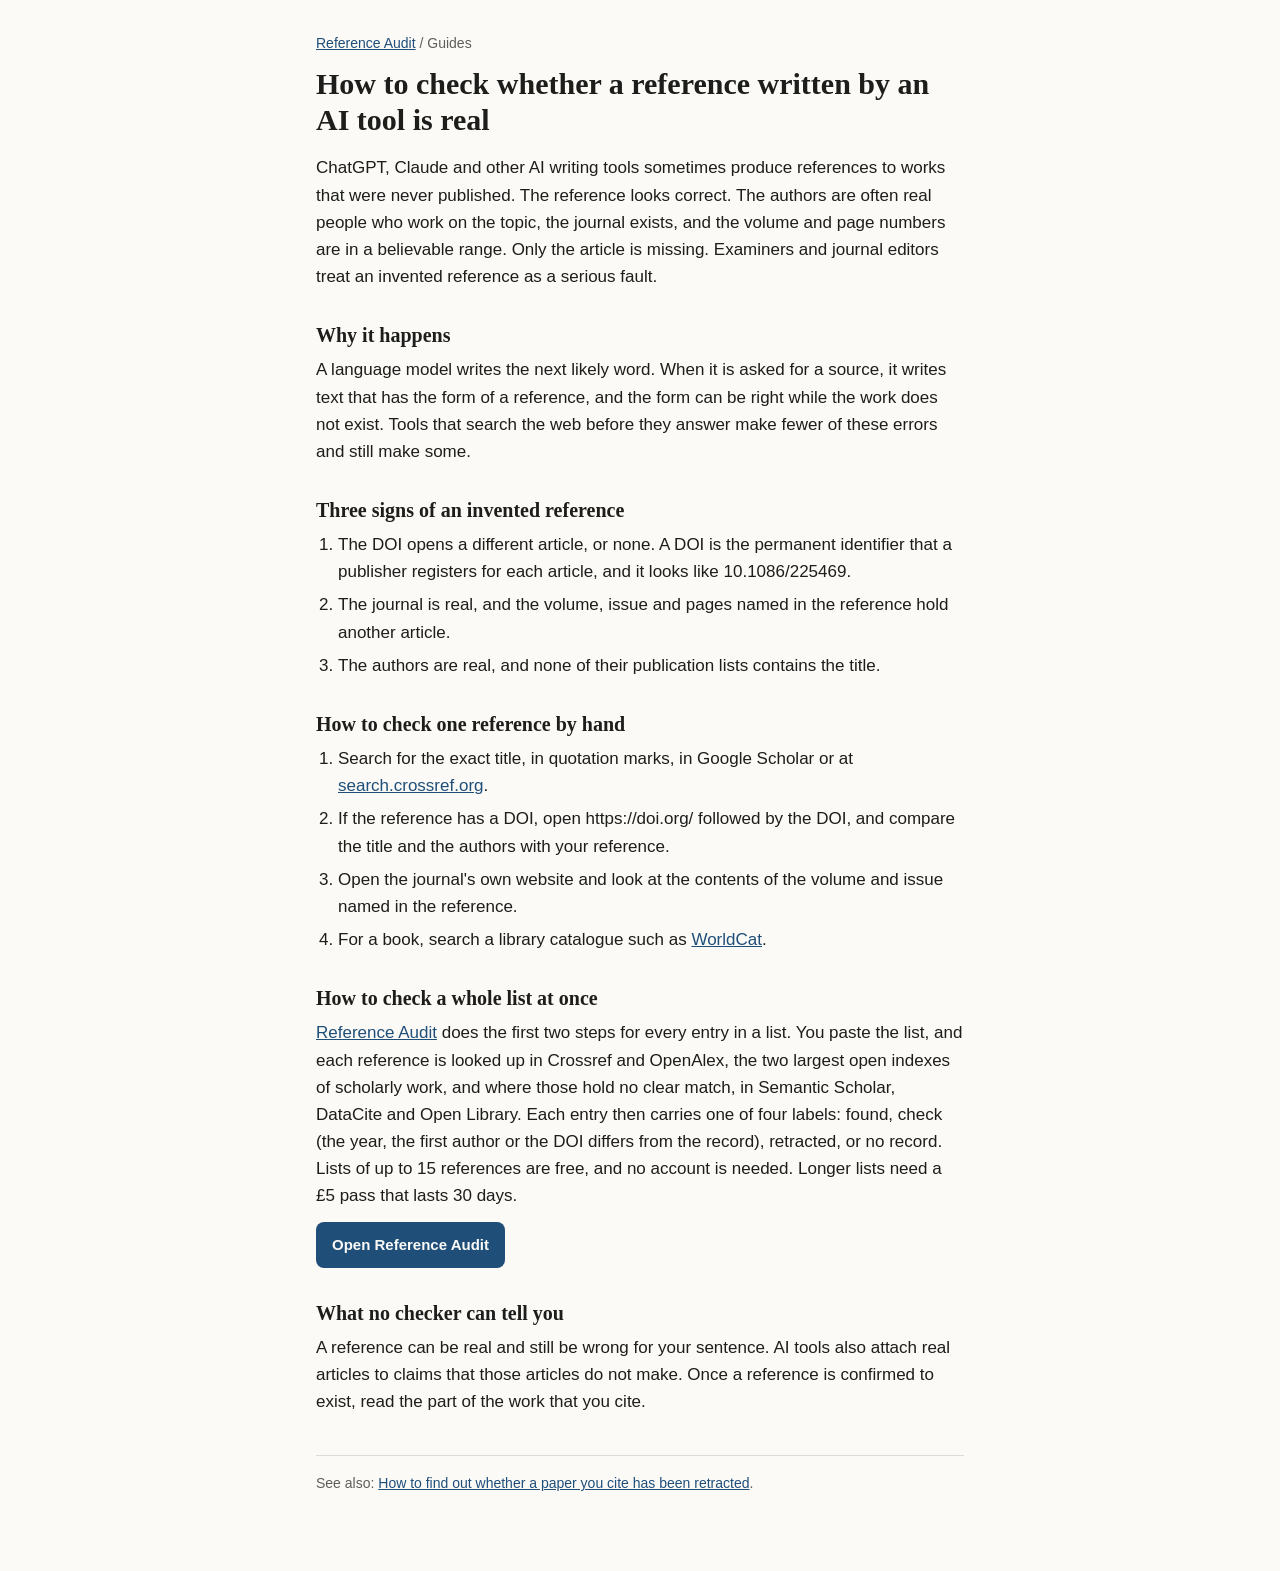
<file: guides/check-ai-references.html>
<!doctype html>
<html lang="en">
<head>
<meta charset="utf-8">
<meta name="viewport" content="width=device-width,initial-scale=1">
<title>How to check whether a reference written by an AI tool is real</title>
<meta name="description" content="AI writing tools sometimes produce references to works that were never published. Three signs of an invented reference, four steps to check one by hand, and a quick way to check a whole list.">
<link rel="canonical" href="https://fanzemeng31-arch.github.io/reference-audit/guides/check-ai-references.html">
<link rel="stylesheet" href="guide.css">
</head>
<body>
<main>
<p class="small"><a href="../">Reference Audit</a> / Guides</p>
<h1>How to check whether a reference written by an AI tool is real</h1>
<p>ChatGPT, Claude and other AI writing tools sometimes produce references to works that were never published. The reference looks correct. The authors are often real people who work on the topic, the journal exists, and the volume and page numbers are in a believable range. Only the article is missing. Examiners and journal editors treat an invented reference as a serious fault.</p>

<h2>Why it happens</h2>
<p>A language model writes the next likely word. When it is asked for a source, it writes text that has the form of a reference, and the form can be right while the work does not exist. Tools that search the web before they answer make fewer of these errors and still make some.</p>

<h2>Three signs of an invented reference</h2>
<ol>
<li>The DOI opens a different article, or none. A DOI is the permanent identifier that a publisher registers for each article, and it looks like 10.1086/225469.</li>
<li>The journal is real, and the volume, issue and pages named in the reference hold another article.</li>
<li>The authors are real, and none of their publication lists contains the title.</li>
</ol>

<h2>How to check one reference by hand</h2>
<ol>
<li>Search for the exact title, in quotation marks, in Google Scholar or at <a href="https://search.crossref.org/">search.crossref.org</a>.</li>
<li>If the reference has a DOI, open https://doi.org/ followed by the DOI, and compare the title and the authors with your reference.</li>
<li>Open the journal's own website and look at the contents of the volume and issue named in the reference.</li>
<li>For a book, search a library catalogue such as <a href="https://search.worldcat.org/">WorldCat</a>.</li>
</ol>

<h2>How to check a whole list at once</h2>
<p><a href="../">Reference Audit</a> does the first two steps for every entry in a list. You paste the list, and each reference is looked up in Crossref and OpenAlex, the two largest open indexes of scholarly work, and where those hold no clear match, in Semantic Scholar, DataCite and Open Library. Each entry then carries one of four labels: found, check (the year, the first author or the DOI differs from the record), retracted, or no record. Lists of up to 15 references are free, and no account is needed. Longer lists need a £5 pass that lasts 30 days.</p>
<p><a class="btn" href="../">Open Reference Audit</a></p>

<h2>What no checker can tell you</h2>
<p>A reference can be real and still be wrong for your sentence. AI tools also attach real articles to claims that those articles do not make. Once a reference is confirmed to exist, read the part of the work that you cite.</p>

<footer class="small"><p>See also: <a href="retracted-papers.html">How to find out whether a paper you cite has been retracted</a>.</p></footer>
</main>
</body>
</html>
</file>
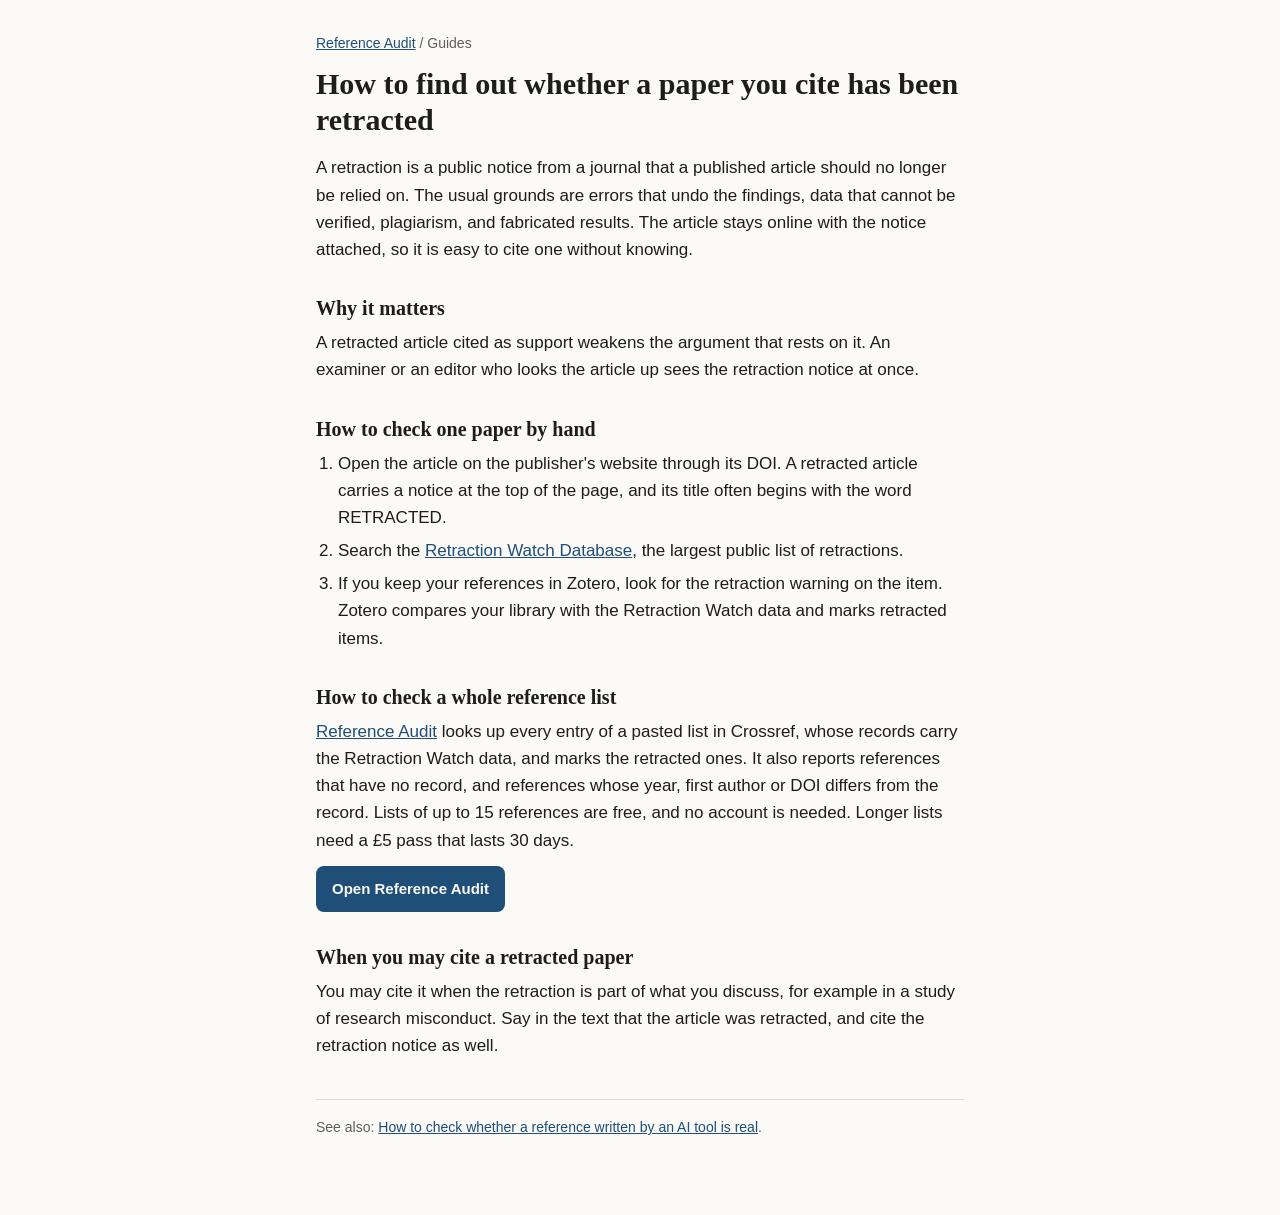
<file: guides/retracted-papers.html>
<!doctype html>
<html lang="en">
<head>
<meta charset="utf-8">
<meta name="viewport" content="width=device-width,initial-scale=1">
<title>How to find out whether a paper you cite has been retracted</title>
<meta name="description" content="A retracted article stays online, so it is easy to cite one without knowing. Three ways to check a single paper by hand, and a quick way to check a whole reference list.">
<link rel="canonical" href="https://fanzemeng31-arch.github.io/reference-audit/guides/retracted-papers.html">
<link rel="stylesheet" href="guide.css">
</head>
<body>
<main>
<p class="small"><a href="../">Reference Audit</a> / Guides</p>
<h1>How to find out whether a paper you cite has been retracted</h1>
<p>A retraction is a public notice from a journal that a published article should no longer be relied on. The usual grounds are errors that undo the findings, data that cannot be verified, plagiarism, and fabricated results. The article stays online with the notice attached, so it is easy to cite one without knowing.</p>

<h2>Why it matters</h2>
<p>A retracted article cited as support weakens the argument that rests on it. An examiner or an editor who looks the article up sees the retraction notice at once.</p>

<h2>How to check one paper by hand</h2>
<ol>
<li>Open the article on the publisher's website through its DOI. A retracted article carries a notice at the top of the page, and its title often begins with the word RETRACTED.</li>
<li>Search the <a href="http://retractiondatabase.org/">Retraction Watch Database</a>, the largest public list of retractions.</li>
<li>If you keep your references in Zotero, look for the retraction warning on the item. Zotero compares your library with the Retraction Watch data and marks retracted items.</li>
</ol>

<h2>How to check a whole reference list</h2>
<p><a href="../">Reference Audit</a> looks up every entry of a pasted list in Crossref, whose records carry the Retraction Watch data, and marks the retracted ones. It also reports references that have no record, and references whose year, first author or DOI differs from the record. Lists of up to 15 references are free, and no account is needed. Longer lists need a £5 pass that lasts 30 days.</p>
<p><a class="btn" href="../">Open Reference Audit</a></p>

<h2>When you may cite a retracted paper</h2>
<p>You may cite it when the retraction is part of what you discuss, for example in a study of research misconduct. Say in the text that the article was retracted, and cite the retraction notice as well.</p>

<footer class="small"><p>See also: <a href="check-ai-references.html">How to check whether a reference written by an AI tool is real</a>.</p></footer>
</main>
</body>
</html>
</file>
<file: guides/guide.css>
:root{--bg:#fbfaf7;--card:#fff;--ink:#1d1d1b;--soft:#5f5e58;--line:#dedcd3;--accent:#1f4e79}
@media (prefers-color-scheme:dark){:root{--bg:#16171a;--card:#1f2125;--ink:#ecebe6;--soft:#a9a79f;--line:#34363c;--accent:#8fbcea}}
*{box-sizing:border-box}
body{margin:0;background:var(--bg);color:var(--ink);font:17px/1.6 -apple-system,BlinkMacSystemFont,"Segoe UI",Roboto,Helvetica,Arial,sans-serif}
main{max-width:680px;margin:0 auto;padding:32px 16px 64px}
h1{font:600 30px/1.2 Georgia,"Times New Roman",serif;margin:8px 0 16px}
h2{font:600 20px/1.3 Georgia,serif;margin:32px 0 8px}
p{margin:0 0 12px}
ol{margin:0 0 12px;padding-left:22px}
li{margin:6px 0}
a{color:var(--accent)}
.small{font-size:14px;color:var(--soft)}
.btn{display:inline-block;font-weight:600;font-size:15px;padding:11px 16px;border-radius:8px;background:var(--accent);color:var(--bg);text-decoration:none}
.btn:focus-visible,a:focus-visible{outline:3px solid var(--accent);outline-offset:2px}
footer{margin-top:40px;padding-top:16px;border-top:1px solid var(--line)}
</file>
